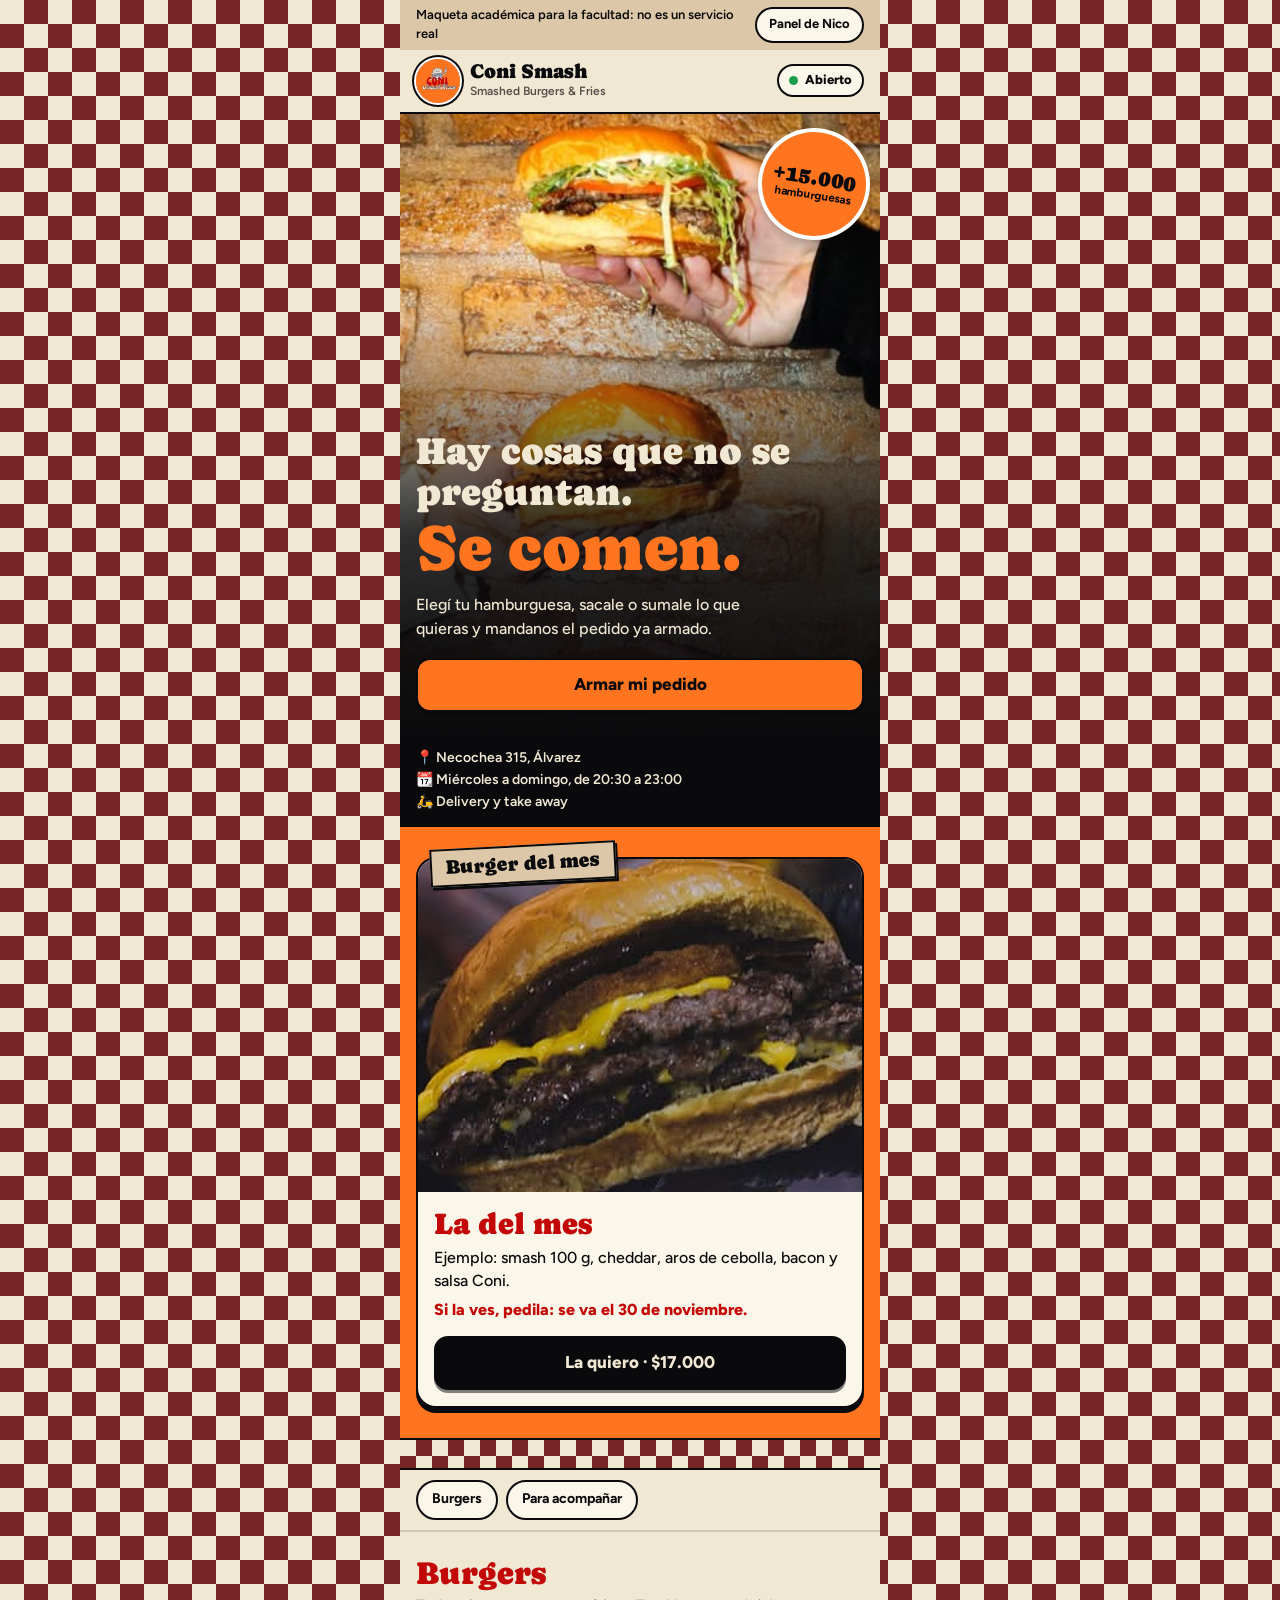
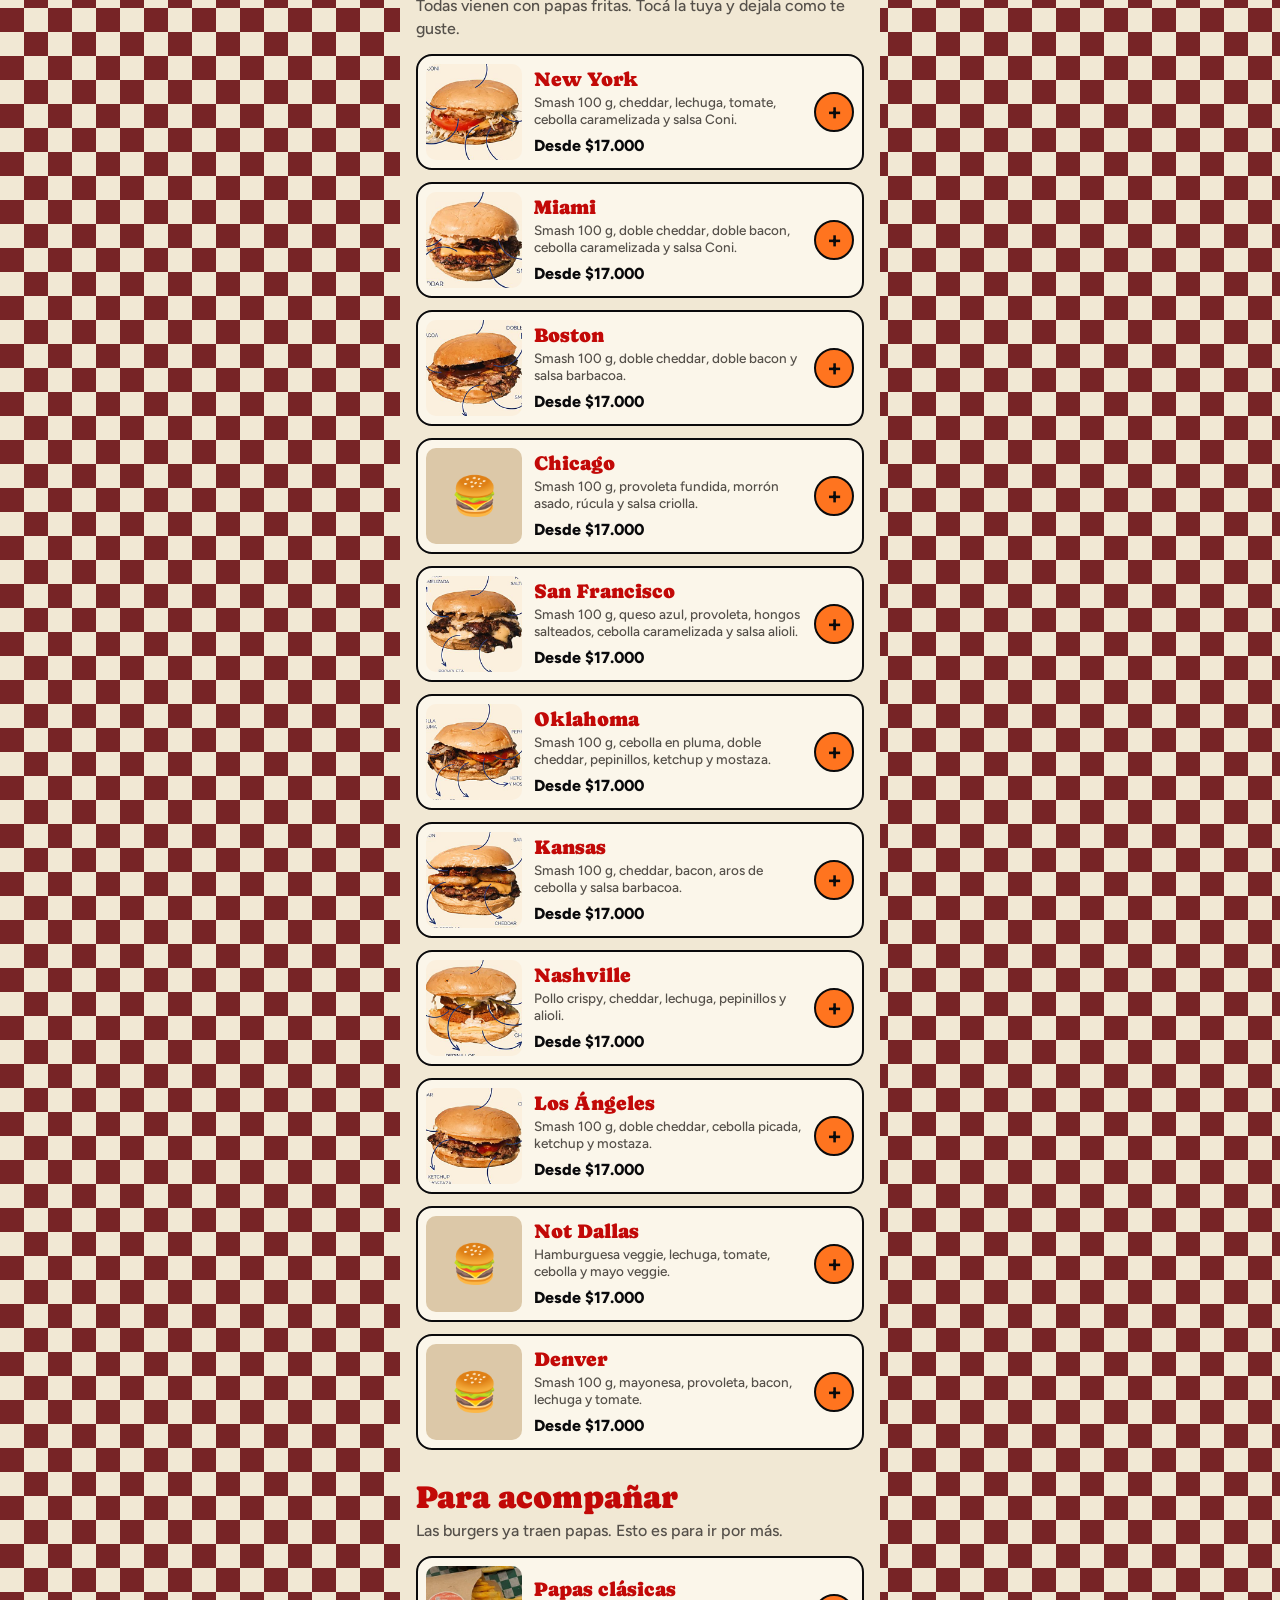
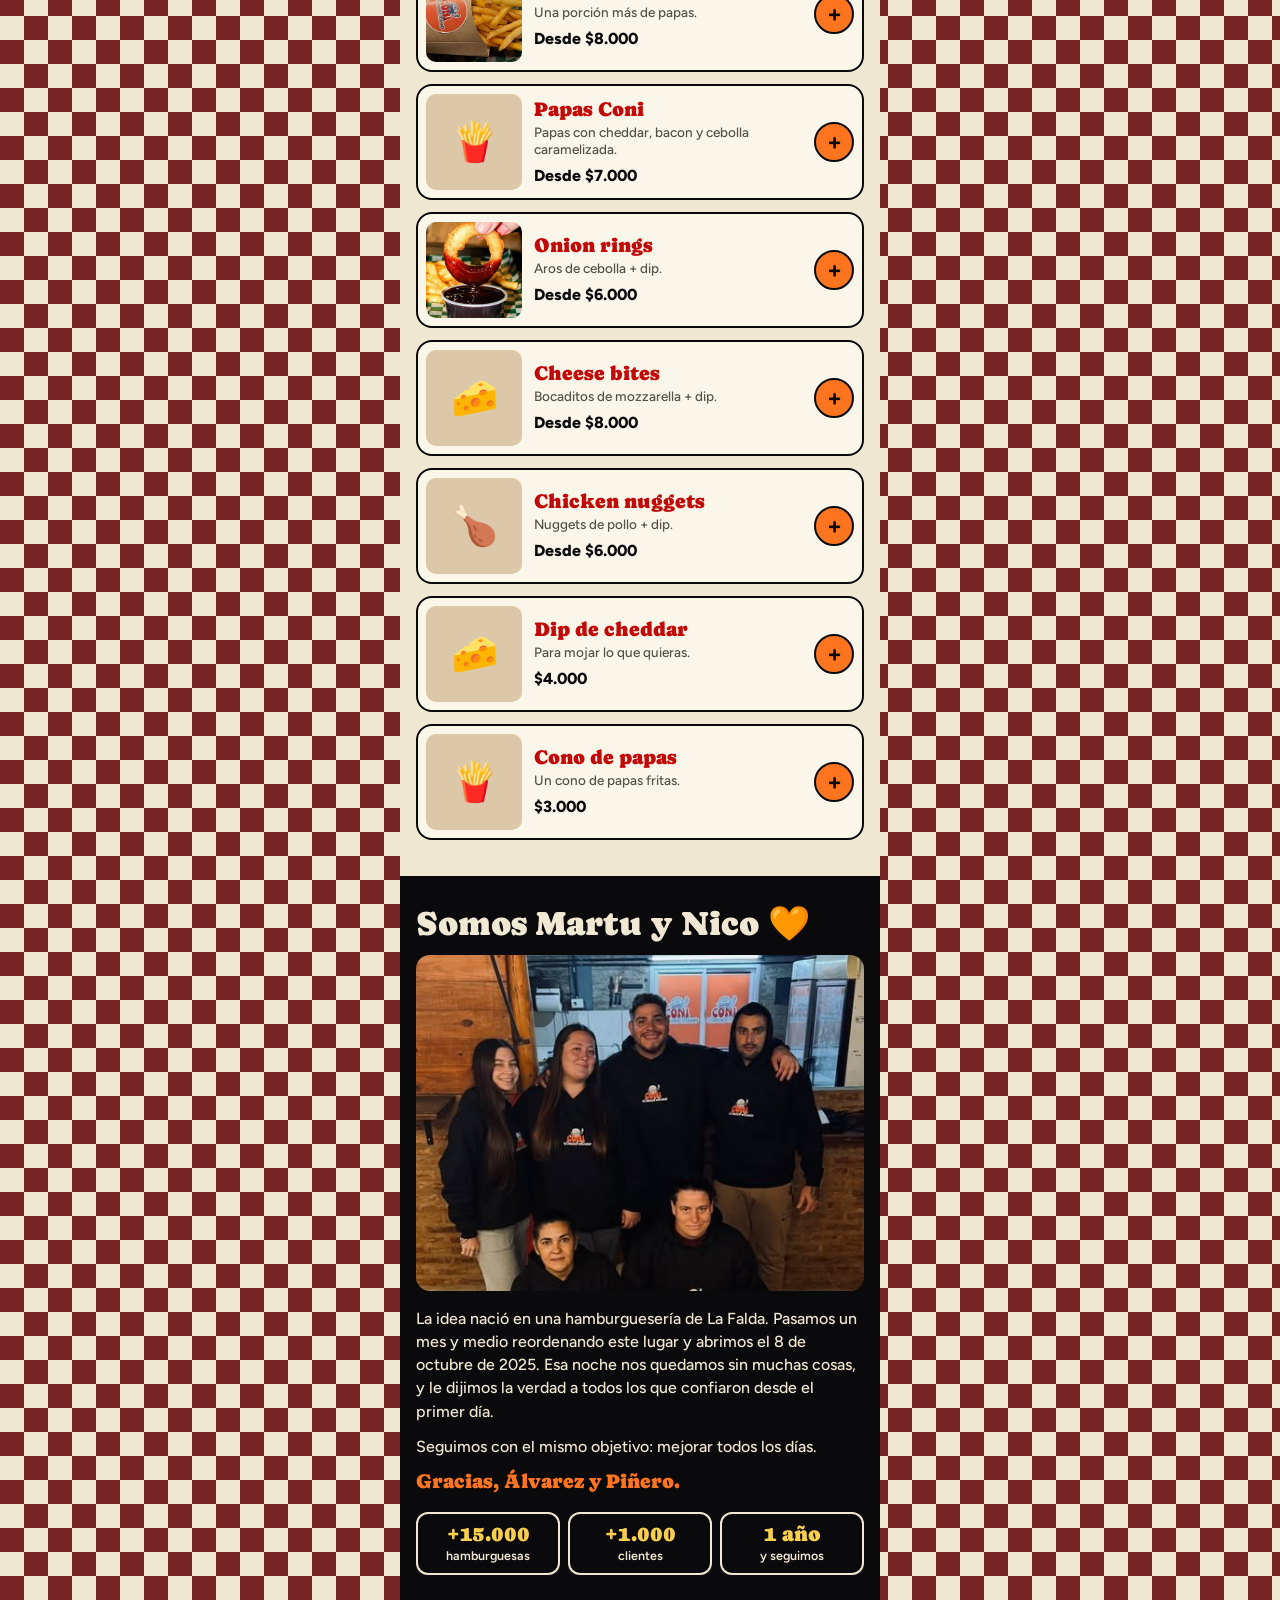
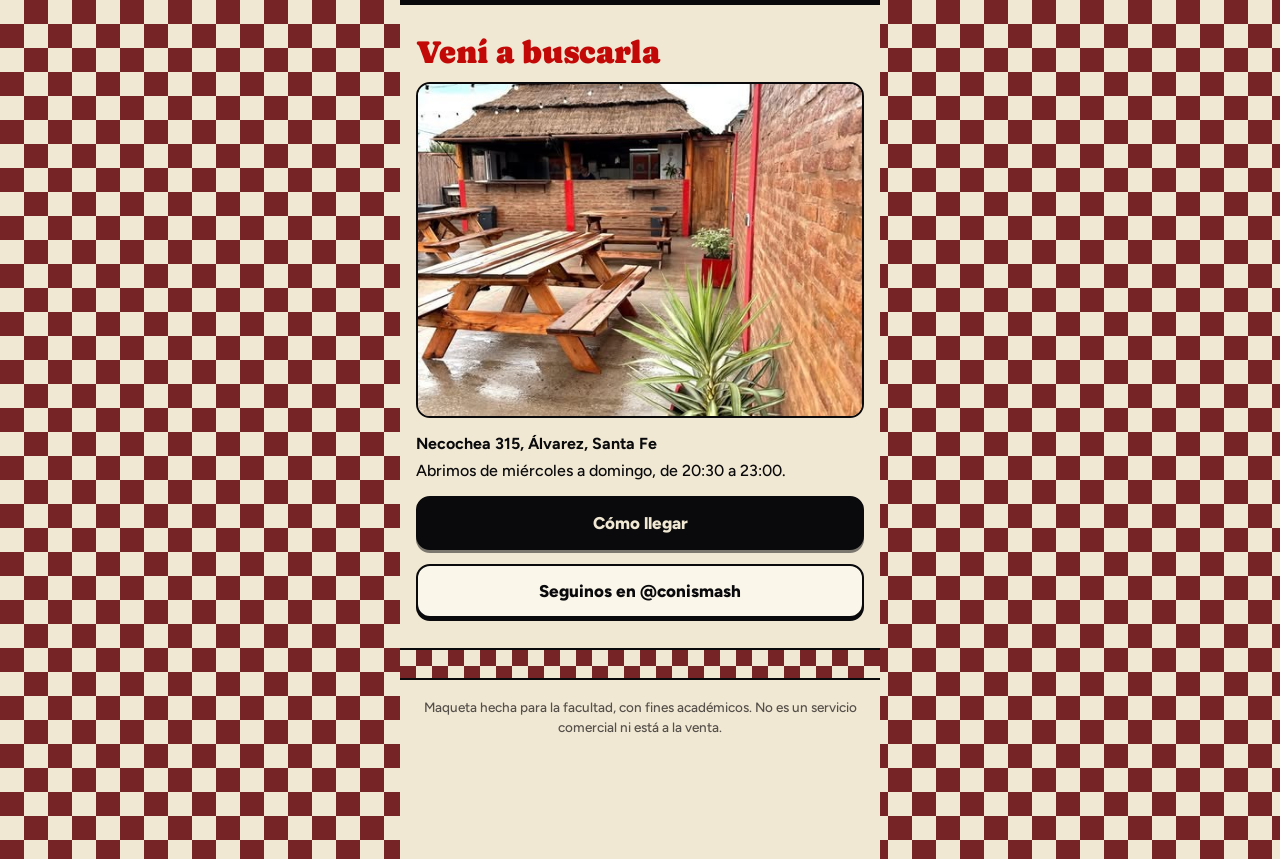
<file: index.html>
<!doctype html>
<html lang="es-AR">
<head>
<meta charset="utf-8">
<meta name="viewport" content="width=device-width, initial-scale=1, viewport-fit=cover">
<title>Coni Smash · Maqueta académica</title>
<meta name="theme-color" content="#FF741F">
<meta name="robots" content="noindex">
<link rel="preconnect" href="https://fonts.googleapis.com">
<link rel="preconnect" href="https://fonts.gstatic.com" crossorigin>
<link href="https://fonts.googleapis.com/css2?family=Caprasimo&family=Figtree:wght@400;500;600;700;800&display=swap" rel="stylesheet">
<link rel="stylesheet" href="css/comun.css">
<style>
@media (prefers-reduced-motion:no-preference){html{scroll-behavior:smooth}}
body{background:var(--cuadros) 0 0/48px 48px}
.app{position:relative;max-width:480px;min-height:100dvh;margin:0 auto;background:var(--crema);padding-bottom:104px;overflow-x:clip}

/* Barra de prueba */
.maqueta{display:flex;align-items:center;justify-content:space-between;gap:12px;padding:6px 16px;background:var(--kraft-claro);font-size:13px;font-weight:600}
.maqueta button{min-height:36px;padding:0 12px;border:2px solid var(--negro);border-radius:999px;background:var(--papel);font-weight:700;white-space:nowrap}

/* Cabecera */
.top{position:sticky;top:0;z-index:20;display:flex;align-items:center;justify-content:space-between;gap:12px;height:64px;padding:0 16px;background:var(--crema);border-bottom:2px solid var(--negro)}
.marca{display:flex;align-items:center;gap:10px;text-decoration:none;min-width:0}
.marca img{width:44px;height:44px;border-radius:50%;box-shadow:0 0 0 2px #fff,0 0 0 4px var(--negro)}
.marca b{display:block;font:400 20px/1.1 var(--display)}
.marca small{display:block;font-size:12px;font-weight:600;color:var(--suave);white-space:nowrap}
.estado{display:inline-flex;align-items:center;gap:7px;padding:5px 10px;border-radius:999px;background:var(--papel);border:2px solid var(--negro);font-size:13px;font-weight:800;white-space:nowrap}
.estado i{width:9px;height:9px;border-radius:50%;background:#1B9E4B}
.estado.full i{background:#E8A200}
.estado.cerrado i{background:var(--rojo)}
.aviso{padding:12px 16px;background:var(--negro);color:var(--crema);font-weight:600}
.banner-pedido{display:flex;align-items:center;justify-content:space-between;gap:10px;padding:10px 16px;background:var(--amarillo);border-bottom:2px solid var(--negro);font-weight:800;text-decoration:none}

/* Portada */
.hero{position:relative;min-height:min(76svh,620px);display:flex;flex-direction:column;justify-content:flex-end;color:var(--crema);background:var(--negro)}
.hero>img{position:absolute;inset:0;width:100%;height:100%;object-fit:cover;object-position:center 22%}
.hero::after{content:"";position:absolute;inset:0;background:linear-gradient(180deg,#0A0A0C00 30%,#0A0A0Cd9 68%,#0A0A0C 100%)}
.hero-txt{position:relative;z-index:1;padding:0 16px 22px}
.hero h1{font-size:clamp(30px,8.6vw,38px);margin-bottom:10px}
.hero h1 span{display:block;font-size:1.72em;color:var(--naranja)}
.hero p{margin:0 0 18px;max-width:34ch;font-size:16px}
.sticker{position:absolute;z-index:1;top:18px;right:14px;width:104px;height:104px;display:grid;place-content:center;text-align:center;border-radius:50%;background:var(--naranja);color:var(--negro);box-shadow:0 0 0 4px #fff,0 6px 16px #0006;transform:rotate(9deg);font-weight:700;font-size:11.5px;line-height:1.1}
.sticker b{display:block;font:400 22px/1 var(--display)}
.datos{display:grid;gap:2px;padding:14px 16px;background:var(--negro);color:var(--crema);font-size:14px;font-weight:600}
.cuadros{height:32px;background:var(--cuadros) 0 0/32px 32px;border-block:2px solid var(--negro)}

/* Burger del mes */
.mes{padding:30px 16px;background:var(--naranja)}
.mes-card{position:relative;background:var(--papel);border:2px solid var(--negro);border-radius:20px;box-shadow:0 5px 0 var(--negro)}
.mes-card img{width:100%;aspect-ratio:4/3;object-fit:cover;border-radius:18px 18px 0 0}
.tag{position:absolute;top:-14px;left:12px;padding:6px 14px;background:var(--kraft-claro);border:2px solid var(--negro);font:400 20px/1.1 var(--display);transform:rotate(-3deg);box-shadow:2px 3px 0 var(--negro)}
.mes-txt{padding:16px}
.mes-txt h2{font-size:30px;margin-bottom:6px;color:var(--rojo)}
.mes-txt p{margin:0 0 6px}
.mes-txt .urgente{margin-bottom:14px;color:var(--rojo);font-weight:800}

/* Carta */
.carta-nav{position:sticky;top:64px;z-index:15;display:flex;gap:8px;padding:10px 16px;background:var(--crema);border-bottom:2px solid var(--linea);overflow-x:auto;scrollbar-width:none}
.carta-nav a{flex:none;min-height:40px;display:flex;align-items:center;padding:0 14px;border:2px solid var(--negro);border-radius:999px;background:var(--papel);font-weight:700;font-size:14px;text-decoration:none}
.bloque{padding:24px 16px 6px;scroll-margin-top:124px}
.bloque h2{font-size:32px;color:var(--rojo)}
.bloque>p{margin:4px 0 14px;color:var(--suave)}
.lista{display:grid;gap:12px}
.prod{display:grid;grid-template-columns:clamp(72px,24vw,96px) minmax(0,1fr) 40px;align-items:center;gap:clamp(8px,3vw,12px);width:100%;padding:8px;text-align:left;background:var(--papel);border:2px solid var(--negro);border-radius:16px}
.prod:active{background:#fff}
.prod img,.foto-vacia{width:100%;aspect-ratio:1;border-radius:10px;object-fit:cover}
.foto-vacia{display:grid;place-items:center;background:var(--kraft-claro);font-size:38px}
.prod b{display:block;font:400 clamp(17px,5.2vw,20px)/1.15 var(--display);color:var(--rojo);overflow-wrap:anywhere}
.prod small{display:block;margin:3px 0 5px;font-size:13.5px;line-height:1.3;color:var(--suave)}
.prod em{font-style:normal;font-weight:800}
.mas{display:grid;place-items:center;width:40px;height:40px;border:2px solid var(--negro);border-radius:50%;background:var(--naranja);font-size:24px;font-weight:700;line-height:1}
.prod:disabled{cursor:not-allowed;background:#E4DCCB}
.prod:disabled img{filter:grayscale(1)}
.prod:disabled .mas{visibility:hidden}
.prod:disabled em{color:var(--rojo)}

/* Nosotros y local */
.nosotros{margin-top:30px;padding:30px 16px;background:var(--negro);color:var(--crema)}
.nosotros h2{font-size:34px;margin-bottom:12px}
.nosotros img{width:100%;aspect-ratio:4/3;object-fit:cover;object-position:center 30%;border-radius:14px;margin-bottom:16px}
.nosotros p{margin:0 0 12px}
.nosotros .firma{font:400 20px/1.2 var(--display);color:var(--naranja)}
.numeros{display:grid;grid-template-columns:1fr 1fr 1fr;gap:8px;margin:18px 0 0}
.numeros div{padding:10px 6px;text-align:center;border:2px solid var(--crema);border-radius:12px;font-size:12.5px;font-weight:600;line-height:1.2}
.numeros b{display:block;margin-bottom:3px;font:400 21px/1 var(--display);color:var(--amarillo)}
.local{padding:30px 16px}
.local h2{font-size:32px;margin-bottom:12px;color:var(--rojo)}
.local img{width:100%;aspect-ratio:4/3;object-fit:cover;border-radius:14px;border:2px solid var(--negro);margin-bottom:14px}
.local p{margin:0 0 4px}
.local .btn{margin-top:14px}
.pie{padding:18px 16px;text-align:center;font-size:13.5px;color:var(--suave)}

/* Barra de pedido */
.barra{position:fixed;z-index:30;left:50%;bottom:0;width:min(100%,480px);transform:translateX(-50%);padding:10px 16px calc(10px + env(safe-area-inset-bottom));background:linear-gradient(#F1E8D400,var(--crema) 34%)}
.barra .btn{justify-content:space-between}
.barra-cant{display:inline-grid;place-items:center;min-width:30px;height:30px;padding:0 6px;border-radius:999px;background:var(--negro);color:var(--crema);font-size:14px}

/* Armar la hamburguesa */
.foto-prod{width:100%;max-height:46vh;object-fit:contain;background:var(--placa);border-bottom:2px solid var(--linea)}
.viene{margin:6px 0 0;font-weight:700;color:var(--verde)}
.chips{display:flex;flex-wrap:wrap;gap:8px}
.chip{display:inline-flex;align-items:center;gap:7px;min-height:44px;padding:0 14px;border:2px solid var(--negro);border-radius:999px;background:#fff;font-weight:700}
.chip::before{content:"✓";color:var(--verde);font-weight:800}
.chip[aria-pressed=true]{border-color:var(--rojo);background:#FBE7E3;color:var(--rojo)}
.chip[aria-pressed=true]::before{content:"✕";color:var(--rojo)}
.chip[aria-pressed=true] span{text-decoration:line-through}
.extras{display:grid;gap:8px}
.extra{display:flex;align-items:center;justify-content:space-between;gap:10px;width:100%;min-height:52px;padding:6px 8px 6px 14px;text-align:left;border:2px solid var(--linea);border-radius:14px;background:#fff;font-weight:700}
.extra span:last-child{display:inline-flex;align-items:center;gap:10px;font-weight:800;white-space:nowrap}
.extra i{display:grid;place-items:center;width:32px;height:32px;border-radius:50%;background:var(--crema);font-style:normal;font-size:20px;line-height:1}
.extra[aria-pressed=true]{border-color:var(--negro);background:var(--amarillo)}
.extra[aria-pressed=true] i{background:var(--negro);color:var(--crema);font-size:16px}
details{margin-top:18px}
summary{min-height:44px;display:flex;align-items:center;font-weight:700;text-decoration:underline;cursor:pointer}
.resumen{margin:12px 0 0;font-weight:700;color:var(--verde)}

/* Pedido */
.linea{padding:14px 0;border-bottom:2px solid var(--linea)}
.linea-top{display:flex;justify-content:space-between;gap:10px;font-weight:800}
.linea ul{margin:4px 0 0;padding:0;list-style:none;font-size:14.5px}
.linea .sin{color:var(--rojo);font-weight:700}
.linea .con{color:var(--verde);font-weight:700}
.linea-acc{display:flex;align-items:center;justify-content:space-between;margin-top:8px}
.linea-acc .cant button{width:40px;height:40px}
.link{min-height:44px;padding:0 6px;font-weight:700;text-decoration:underline}
.sugerir{display:flex;align-items:center;gap:12px;width:100%;margin-top:14px;padding:8px;text-align:left;background:var(--amarillo);border:2px solid var(--negro);border-radius:14px;font-weight:800}
.sugerir img{width:56px;height:56px;border-radius:8px;object-fit:cover}
.sugerir small{display:block;font-weight:600}
.campo{margin-top:14px}
.campo.error input,.campo.error .seg,.campo.error .turnos{outline:3px solid var(--rojo);outline-offset:1px}
.error-txt{display:none;margin:6px 0 0;font-size:14px;font-weight:700;color:var(--rojo)}
.campo.error .error-txt{display:block}
.alias{display:flex;align-items:center;justify-content:space-between;gap:10px;margin-top:10px;padding:8px 8px 8px 14px;background:var(--crema);border-radius:12px;font-weight:700;overflow-wrap:anywhere}
.alias small{display:block;margin-top:2px;font-size:12.5px;font-weight:500;color:var(--suave)}
.alias button{flex:none;min-height:44px;padding:0 12px;border:2px solid var(--negro);border-radius:10px;background:var(--papel);font-weight:800}
.turnos{display:grid;grid-template-columns:repeat(3,minmax(0,1fr));gap:6px;margin-top:10px}
.turno{min-height:56px;padding:6px 4px;border:2px solid var(--negro);border-radius:12px;background:#fff;font-weight:800;font-size:17px;line-height:1.15;text-align:center}
.turno small{display:block;font-size:12.5px;font-weight:600;color:var(--verde)}
.turno.poco small{color:var(--rojo)}
.turno[aria-pressed=true]{background:var(--negro);color:var(--crema)}
.turno[aria-pressed=true] small{color:var(--amarillo)}
.turno:disabled{border-color:var(--linea);background:#E4DCCB;color:#5E584F;font-weight:700;cursor:not-allowed}
.turno:disabled small{color:#5E584F}
.total{margin-top:22px;padding:14px;background:var(--crema);border-radius:14px}
.total div{display:flex;justify-content:space-between;gap:10px}
.total .final{margin-top:6px;padding-top:8px;border-top:2px solid var(--negro);font:400 24px/1.1 var(--display)}
.chat{margin-top:10px;padding:12px;border-radius:14px;background:#E9DFD3}
.burbuja{margin:0;padding:10px 12px;border-radius:12px 12px 2px 12px;background:#D9FDD3;box-shadow:0 1px 1px #0002;font-size:14.5px;line-height:1.4;white-space:pre-wrap;overflow-wrap:anywhere}

/* Seguimiento */
.seguimiento{padding:18px 16px 44px;text-align:center}
.sg-cab{display:flex;align-items:center;justify-content:space-between;gap:10px;font-weight:800}
.sg-cod{font:400 26px/1 var(--display);color:var(--rojo)}
.sg-escena{position:relative;display:grid;place-items:center;height:190px;margin:14px 0 16px;border:2px solid var(--negro);border-radius:18px;background:var(--placa);overflow:hidden}
.seguimiento h1{font-size:31px;color:var(--rojo)}
.sg-texto{margin:8px 0 16px;font-size:17px}
.sg-hora{margin:0 0 14px;font-weight:800;color:var(--azul)}
.sg-numero{margin:0 0 14px;padding:12px;background:#fff;border:2px dashed var(--negro);border-radius:14px;font-weight:700}
.sg-numero b{display:block;font:400 44px/1.1 var(--display);color:var(--rojo)}
.seguimiento .btn{margin-bottom:10px}
.sg-pasos{display:grid;grid-template-columns:repeat(4,minmax(0,1fr));gap:4px;margin:18px 0;padding:0;list-style:none;font-size:12.5px;font-weight:700;line-height:1.15;color:#6B655C}
.sg-pasos li{padding-top:8px;border-top:5px solid #0A0A0C22}
.sg-pasos li.hecho{border-color:var(--verde);color:var(--verde)}
.sg-pasos li.activo{border-color:var(--naranja);color:var(--negro)}
.sg-detalle{padding:14px;text-align:left;background:var(--papel);border:2px solid var(--linea);border-radius:14px}
.sg-detalle ul{margin:0 0 8px;padding:0;list-style:none}
.sg-detalle div{display:flex;justify-content:space-between;font-weight:800}
.sg-mas{margin:16px 0 0;font-size:14px;color:var(--suave)}
.sg-links{display:flex;flex-wrap:wrap;justify-content:center;gap:4px 14px;margin-top:10px}

/* Animaciones del seguimiento */
.e-impresora{position:relative;width:150px;height:140px}
.e-caja{position:absolute;z-index:2;top:0;left:0;right:0;height:52px;border-radius:10px;background:var(--negro)}
.e-caja::after{content:"";position:absolute;left:18px;right:18px;bottom:8px;height:5px;border-radius:3px;background:#666}
.e-papel{position:absolute;z-index:1;top:42px;left:28px;right:28px;height:96px;padding:18px 8px 6px;background:#fff;border:2px solid var(--negro);border-top:0}
.e-papel i{display:block;height:5px;margin-bottom:7px;border-radius:2px;background:var(--negro)}
.e-papel i:nth-child(2){width:70%;background:var(--rojo)}
.e-svg{width:min(100%,270px);height:auto}
@media (prefers-reduced-motion:no-preference){
  .e-papel{animation:imprimir 2.6s ease-in-out infinite}
  .e-medallon{transform-box:fill-box;transform-origin:center bottom;animation:smash 1.9s ease-in-out infinite}
  .e-espatula{animation:prensa 1.9s ease-in-out infinite}
  .e-humo path{animation:humo 1.9s ease-out infinite}
  .e-humo path:nth-child(2){animation-delay:.3s}
  .e-humo path:nth-child(3){animation-delay:.6s}
}
@keyframes imprimir{0%{transform:translateY(-72%)}72%,100%{transform:translateY(0)}}
@keyframes smash{0%,38%{transform:scale(1,1)}52%,78%{transform:scale(1.24,.5)}100%{transform:scale(1,1)}}
@keyframes prensa{0%,38%{transform:translateY(-22px)}52%,78%{transform:translateY(8px)}100%{transform:translateY(-22px)}}
@keyframes humo{0%{opacity:0;transform:translateY(8px)}40%{opacity:.75}100%{opacity:0;transform:translateY(-16px)}}
/* Comprobante */
.comprobante{margin:0 0 14px;padding:14px;text-align:left;background:var(--papel);border:2px solid var(--linea);border-radius:14px}
.comprobante p{margin:0 0 10px}
.comprobante .alias{margin:0 0 10px}
.comprobante .btn{margin-bottom:8px}
.comprobante .btn:last-child{margin-bottom:0}

/* Panel de Nico */
.panel-nota{margin:6px 0 0;font-size:14px;color:var(--suave)}
.tabs{position:sticky;top:0;z-index:2;margin-top:12px;background:#E8E1D1}
.fila-check{display:flex;align-items:center;justify-content:space-between;gap:12px;min-height:52px;border-bottom:2px solid var(--linea);font-weight:700}
.fila-check input{flex:none;width:26px;height:26px;accent-color:var(--rojo)}
.resumen-noche{margin:14px 0 0;font-weight:700}
.turno-titulo{display:flex;align-items:center;gap:10px;margin-top:20px;padding-bottom:4px;border-bottom:2px solid var(--negro)}
.turno-titulo h3{font-size:24px;color:var(--rojo)}
.turno-titulo span{flex:1;font-size:13.5px;font-weight:600;color:var(--suave)}
.turno-titulo .link{font-size:13.5px;white-space:nowrap}
.comanda{margin-top:10px;padding:10px 12px;background:#fff;border:2px solid var(--linea);border-radius:12px}
.comanda.lista{opacity:.55}
.comanda header{display:flex;justify-content:space-between;gap:10px;font-weight:800}
.comanda em{display:inline-block;margin:4px 0 0;padding:1px 8px;border-radius:999px;background:var(--amarillo);font-size:12.5px;font-style:normal;font-weight:800}
.comanda-modo{margin:4px 0 6px;font-size:13.5px;color:var(--suave)}
.comanda ul{margin:0;padding:0;list-style:none;font-size:14.5px}
.comanda li span{display:block;padding-left:12px;font-size:14px;font-weight:700}
.comanda .sin{color:var(--rojo)}
.comanda .con{color:var(--verde)}
.comanda-acc{display:flex;align-items:center;justify-content:space-between;margin-top:6px}
.btn-chico{min-height:44px;padding:0 12px;border:2px solid var(--negro);border-radius:10px;background:var(--papel);font-weight:800}
.btn-chico[aria-pressed=true]{background:var(--verde);color:#fff}
.cupo{display:flex;align-items:center;justify-content:space-between;gap:12px;margin-top:16px;padding:12px;background:var(--crema);border-radius:14px}
.cupo small{display:block;font-size:13.5px;font-weight:500;color:var(--suave)}
.fila-turno{display:grid;grid-template-columns:50px minmax(0,1fr) 36px 72px;align-items:center;gap:8px;min-height:54px;border-bottom:2px solid var(--linea);font-weight:800}
.fila-turno.cerrado{color:#6B655C}
.ocup{display:block;height:10px;border-radius:99px;background:#0A0A0C14;overflow:hidden}
.ocup i{display:block;height:100%;background:var(--naranja)}
.ocup i.lleno{background:var(--bordo)}

/* Comanda impresa */
#ticket{display:none;color:#000;background:#fff}
.tk{width:72mm;padding:1mm 0;color:#000;font:13px/1.32 'Figtree',Arial,sans-serif;-webkit-print-color-adjust:exact;print-color-adjust:exact}
.tk-logo{width:36mm;margin:0 auto}
.tk-marca{margin:1mm 0 2mm;text-align:center;font-size:11px;font-weight:800;letter-spacing:.26em}
.tk-fila{display:flex;align-items:baseline;justify-content:space-between;gap:2mm}
.tk-hora{font-size:13px;font-weight:700}
.tk-hora b{display:block;font-size:30px;line-height:1;font-weight:800}
.tk-cod{font-size:24px;font-weight:800}
.tk-banda{margin:2mm 0;padding:1mm 0;text-align:center;background:#000;color:#fff;font-size:17px;font-weight:800;letter-spacing:.08em}
.tk-item{margin-bottom:2mm}
.tk-item>b{display:block;font-size:16px;line-height:1.2;font-weight:800;text-transform:uppercase}
.tk-sin{display:inline-block;margin:.6mm 0 .6mm 2mm;padding:0 1.5mm;background:#000;color:#fff;font-size:14px;font-weight:800;text-transform:uppercase}
.tk-con,.tk-nota{margin-left:2mm;font-size:14px;font-weight:700}
.tk-chico{font-size:11.5px;font-weight:600}
.tk-corte{margin:3mm 0;border:0;border-top:2px dashed #000}
.tk-linea{margin:2mm 0;border:0;border-top:1px solid #000}
.tk-cobro{margin-top:2mm;padding:1.2mm;border:2px solid #000;font-size:16px;font-weight:800}
.tk-cobro small{display:block;font-size:12px;font-weight:600}
.tk-dir{font-size:17px;line-height:1.2;font-weight:800}
@media print{
  @page{margin:0}
  html,body{background:#fff!important}
  body>*:not(#ticket){display:none!important}
  #ticket{display:block}
  .tk{break-after:page}
}
</style>
</head>
<body>
<div class="app" id="inicio">
  <div class="maqueta">
    <span>Maqueta académica para la facultad: no es un servicio real</span>
    <button type="button" id="abrir-panel">Panel de Nico</button>
  </div>

  <header class="top">
    <a class="marca" href="#inicio">
      <img src="img/logo.jpg" alt="Logo de Coni Smash House" width="44" height="44">
      <span><b>Coni Smash</b><small>Smashed Burgers &amp; Fries</small></span>
    </a>
    <span class="estado" id="estado"><i></i><span id="estado-txt">Abierto</span></span>
  </header>
  <div class="aviso" id="aviso" role="status" hidden></div>
  <a class="banner-pedido" id="banner-pedido" hidden><span id="banner-txt"></span><span aria-hidden="true">→</span></a>

  <main id="tienda">
    <section class="hero">
      <img src="img/hero.jpg" alt="Tres hamburguesas de Coni Smash sostenidas contra una pared de ladrillo">
      <div class="sticker" aria-label="Más de 15.000 hamburguesas"><div><b>+15.000</b>hamburguesas</div></div>
      <div class="hero-txt">
        <h1>Hay cosas que no se preguntan. <span>Se comen.</span></h1>
        <p>Elegí tu hamburguesa, sacale o sumale lo que quieras y mandanos el pedido ya armado.</p>
        <a class="btn btn-naranja" href="#carta">Armar mi pedido</a>
      </div>
    </section>
    <div class="datos">
      <span>📍 Necochea 315, Álvarez</span>
      <span>📆 Miércoles a domingo, de 20:30 a 23:00</span>
      <span>🛵 Delivery y take away</span>
    </div>

    <section class="mes" id="del-mes"></section>
    <div class="cuadros" aria-hidden="true"></div>

    <div id="carta">
      <nav class="carta-nav" aria-label="Categorías de la carta">
        <a href="#burgers">Burgers</a>
        <a href="#acompanar">Para acompañar</a>
      </nav>
      <section class="bloque" id="burgers">
        <h2>Burgers</h2>
        <p>Todas vienen con papas fritas. Tocá la tuya y dejala como te guste.</p>
        <div class="lista" data-cat="burgers"></div>
      </section>
      <section class="bloque" id="acompanar">
        <h2>Para acompañar</h2>
        <p>Las burgers ya traen papas. Esto es para ir por más.</p>
        <div class="lista" data-cat="acompanar"></div>
      </section>
    </div>

    <section class="nosotros">
      <h2>Somos Martu y Nico 🧡</h2>
      <img src="img/equipo.jpg" alt="El equipo de Coni Smash con buzos negros de la marca">
      <p>La idea nació en una hamburguesería de La Falda. Pasamos un mes y medio reordenando este lugar y abrimos el 8 de octubre de 2025. Esa noche nos quedamos sin muchas cosas, y le dijimos la verdad a todos los que confiaron desde el primer día.</p>
      <p>Seguimos con el mismo objetivo: mejorar todos los días.</p>
      <p class="firma">Gracias, Álvarez y Piñero.</p>
      <div class="numeros">
        <div><b>+15.000</b>hamburguesas</div>
        <div><b>+1.000</b>clientes</div>
        <div><b>1 año</b>y seguimos</div>
      </div>
    </section>

    <section class="local">
      <h2>Vení a buscarla</h2>
      <img src="img/patio.jpg" alt="Patio del local con mesas de madera y techo de paja">
      <p><b>Necochea 315, Álvarez, Santa Fe</b></p>
      <p>Abrimos de miércoles a domingo, de 20:30 a 23:00.</p>
      <a class="btn btn-negro" id="link-mapa" target="_blank" rel="noopener">Cómo llegar</a>
      <a class="btn btn-papel" target="_blank" rel="noopener" href="https://www.instagram.com/conismash/">Seguinos en @conismash</a>
    </section>
    <div class="cuadros" aria-hidden="true"></div>
    <footer class="pie">Maqueta hecha para la facultad, con fines académicos. No es un servicio comercial ni está a la venta.</footer>
  </main>

  <section class="seguimiento" id="seguimiento" hidden aria-live="polite"></section>

  <div class="barra" id="barra" hidden>
    <button class="btn btn-naranja" type="button" id="ver-pedido">
      <span class="barra-cant" id="barra-cant">0</span>
      <span>Ver pedido</span>
      <span id="barra-total">$0</span>
    </button>
  </div>
</div>

<!-- Armar la hamburguesa -->
<dialog id="hoja-prod" aria-labelledby="prod-titulo">
  <header class="hoja-top">
    <h2 class="hoja-titulo" id="prod-titulo"></h2>
    <button class="cerrar" type="button" data-cerrar aria-label="Cerrar">✕</button>
  </header>
  <div class="cuerpo" id="prod-cuerpo"></div>
  <div class="pie-hoja">
    <div class="cant" role="group" aria-label="Cantidad">
      <button type="button" id="prod-menos" aria-label="Uno menos">−</button>
      <output id="prod-cant">1</output>
      <button type="button" id="prod-mas" aria-label="Uno más">+</button>
    </div>
    <button class="btn btn-naranja" type="button" id="prod-agregar">Agregar</button>
  </div>
</dialog>

<!-- Confirmar el pedido -->
<dialog id="hoja-pedido" aria-labelledby="pedido-titulo">
  <header class="hoja-top">
    <h2 class="hoja-titulo" id="pedido-titulo">Tu pedido</h2>
    <button class="cerrar" type="button" data-cerrar aria-label="Cerrar">✕</button>
  </header>
  <div class="cuerpo" id="pedido-cuerpo">
    <div class="pad" style="padding-top:0">
      <div id="lineas"></div>
      <div id="sugerencia"></div>

      <div class="grupo campo" id="c-modo">
        <h3>¿Cómo lo querés?</h3>
        <div class="seg" role="group" aria-label="Forma de entrega">
          <button type="button" data-modo="delivery" aria-pressed="false">🛵 Delivery</button>
          <button type="button" data-modo="retiro" aria-pressed="false">🏃 Retiro</button>
        </div>
        <p class="error-txt">Elegí delivery o retiro.</p>
      </div>

      <div id="bloque-delivery" hidden>
        <div class="campo" id="c-zona">
          <label>Zona</label>
          <div class="seg" id="zonas" role="group" aria-label="Zona de envío"></div>
          <p class="error-txt">Elegí tu zona.</p>
        </div>
        <div class="campo" id="c-direccion">
          <label for="direccion">Dirección</label>
          <input type="text" id="direccion" autocomplete="street-address" maxlength="120" placeholder="Calle, número y alguna referencia">
          <p class="error-txt">Necesitamos la dirección para llevártela.</p>
        </div>
      </div>
      <p class="sub" id="bloque-retiro" hidden>📍 Te esperamos en Necochea 315, Álvarez.</p>

      <div class="grupo campo" id="c-turno">
        <h3>¿Para qué hora?</h3>
        <p class="ayuda" style="margin-bottom:0">Tomamos pocos pedidos por turno para que todo salga caliente.</p>
        <div class="turnos" id="turnos" role="group" aria-label="Horario del pedido"></div>
        <p class="aviso-chico" id="turno-ayuda" hidden></p>
        <p class="error-txt">Elegí un horario.</p>
      </div>

      <div class="campo" id="c-nombre">
        <label for="nombre">¿A nombre de quién?</label>
        <input type="text" id="nombre" autocomplete="given-name" maxlength="50" placeholder="Tu nombre">
        <p class="error-txt">Decinos tu nombre.</p>
      </div>

      <div class="grupo campo" id="c-pago">
        <h3>¿Cómo pagás?</h3>
        <div class="seg" role="group" aria-label="Forma de pago">
          <button type="button" data-pago="Transferencia" aria-pressed="false">Transferencia</button>
          <button type="button" data-pago="Efectivo" aria-pressed="false">Efectivo</button>
        </div>
        <p class="error-txt">Elegí cómo vas a pagar.</p>
        <div class="alias" id="bloque-alias" hidden>
          <span>Alias: <b id="alias"></b><small id="alias-titular"></small></span>
          <button type="button" id="copiar-alias">Copiar</button>
        </div>
        <p class="sub" id="nota-comprobante" hidden>Después de pedir, cuando puedas, nos mandás el comprobante por WhatsApp.</p>
        <div class="campo" id="bloque-vuelto" hidden>
          <label for="paga-con">¿Con cuánto pagás? <small>(opcional, para el vuelto)</small></label>
          <input type="tel" inputmode="numeric" id="paga-con" maxlength="9" placeholder="Ej: 20000">
          <p class="aviso-chico" id="vuelto-aviso" hidden>Ese monto no alcanza para el total.</p>
        </div>
      </div>

      <div class="total">
        <div><span>Subtotal</span><span id="t-sub"></span></div>
        <div id="t-envio-fila"><span id="t-envio-nombre">Envío</span><span id="t-envio"></span></div>
        <div class="final"><span>Total</span><span id="t-total"></span></div>
      </div>

      <div class="grupo">
        <h3>Así le llega a Nico</h3>
        <div class="chat"><div class="burbuja" id="vista-mensaje"></div></div>
      </div>
    </div>
  </div>
  <div class="pie-hoja apilado">
    <button class="btn btn-naranja" type="button" id="confirmar">Confirmar pedido</button>
    <p class="nota" id="confirmar-nota">Después lo mandás por WhatsApp con un toque.</p>
  </div>
</dialog>

<!-- Panel de Nico (demostración) -->
<dialog id="hoja-panel" aria-labelledby="panel-titulo">
  <header class="hoja-top">
    <h2 class="hoja-titulo" id="panel-titulo">Panel de Nico</h2>
    <button class="cerrar" type="button" data-cerrar aria-label="Cerrar">✕</button>
  </header>
  <div class="cuerpo">
    <div class="pad">
      <p class="panel-nota" style="margin-top:0">Demostración con comandas de ejemplo. Los pedidos que confirmes desde este celular también aparecen acá.</p>
      <div class="seg tabs" id="panel-tabs" role="group" aria-label="Secciones del panel">
        <button type="button" data-tab="comandas" aria-pressed="true">Comandas</button>
        <button type="button" data-tab="turnos" aria-pressed="false">Turnos</button>
        <button type="button" data-tab="local" aria-pressed="false">Local</button>
      </div>

      <section id="tab-comandas"></section>

      <section id="tab-turnos" hidden>
        <div class="cupo">
          <div><b>Hamburguesas por turno</b><small id="cupo-nota"></small></div>
          <div class="cant" role="group" aria-label="Cupo por turno">
            <button type="button" id="cupo-menos" aria-label="Una menos">−</button>
            <output id="cupo-valor"></output>
            <button type="button" id="cupo-mas" aria-label="Una más">+</button>
          </div>
        </div>
        <div id="panel-turnos"></div>
      </section>

      <section id="tab-local" hidden>
        <div class="grupo">
          <h3>¿Cómo está el local?</h3>
          <div class="seg" id="panel-estados" role="group" aria-label="Estado del local" style="grid-auto-flow:row;grid-template-columns:1fr 1fr"></div>
        </div>
        <div class="grupo">
          <h3>Hoy no hay</h3>
          <p class="ayuda">Marcá lo que se terminó y deja de poder pedirse.</p>
          <div id="panel-productos"></div>
        </div>
      </section>
    </div>
  </div>
</dialog>

<div id="ticket" aria-hidden="true"></div>

<script src="js/comun.js"></script>
<script>
/* ==== Estado ==== */
let carrito = [];
let borrador = null;
let lineaEditando = null;
const pedido = { modo: null, zona: null, direccion: '', turno: null, nombre: '', pago: null, pagaCon: '', cod: null };

/* Lo que cambia el Panel de Nico en este celular. Es una demostración: no se comparte entre clientes. */
const local = { estado: 'abierto', cupo: CUPO_INICIAL, cerrados: [], agotados: [] };
let comandas = [];
let tabPanel = 'comandas';
const puedePedir = () => (ESTADOS_LOCAL[local.estado] || ESTADOS_LOCAL.abierto).pedir;

const subtotal = () => carrito.reduce((s, l) => s + precioLinea(l), 0);
const costoEnvio = () => (pedido.modo === 'delivery' && pedido.zona ? ZONAS.find((z) => z.nombre === pedido.zona).envio : 0);
const agotado = (id) => local.agotados.includes(id);

/* ==== Carta ==== */
function fotoHtml(p) {
  return p.foto ? `<img src="${p.foto}" alt="" loading="lazy">` : `<span class="foto-vacia" aria-hidden="true">${p.icono}</span>`;
}
function pintarCarta() {
  document.querySelectorAll('.lista').forEach((caja) => {
    caja.innerHTML = PRODUCTOS.filter((p) => p.cat === caja.dataset.cat).map((p) => {
      const sinStock = agotado(p.id);
      const desde = p.opciones.length > 1 && p.opciones[0].precio !== p.opciones[1].precio ? 'Desde ' : '';
      return `<button class="prod" type="button" data-prod="${p.id}" ${sinStock ? 'disabled' : ''}>
        ${fotoHtml(p)}
        <span><b>${esc(p.nombre)}</b><small>${esc(p.desc)}</small><em>${sinStock ? 'Hoy no hay' : desde + plata(p.opciones[0].precio)}</em></span>
        <span class="mas" aria-hidden="true">+</span>
      </button>`;
    }).join('');
  });
  const m = producto('mes');
  const sinStock = agotado('mes');
  $('del-mes').innerHTML = `<div class="mes-card">
    <span class="tag">Burger del mes</span>
    <img src="${m.foto}" alt="Hamburguesa del mes con doble medallón y cheddar">
    <div class="mes-txt">
      <h2>${esc(m.nombre)}</h2>
      <p>${esc(m.desc)}</p>
      <p class="urgente">${sinStock ? 'Hoy no hay' : 'Si la ves, pedila: se va el 30 de noviembre.'}</p>
      <button class="btn btn-negro" type="button" data-prod="mes" ${sinStock ? 'disabled' : ''}>La quiero · ${plata(m.opciones[0].precio)}</button>
    </div>
  </div>`;
}

/* ==== Armar la hamburguesa ==== */
function abrirProducto(id, indice = null) {
  const p = producto(id);
  lineaEditando = indice;
  borrador = indice !== null
    ? { ...carrito[indice], sin: [...carrito[indice].sin], extras: [...carrito[indice].extras] }
    : { id, opcion: 0, sin: [], extras: [], nota: '', cant: 1 };

  const opciones = p.opciones.length > 1 ? `<div class="grupo">
      <h3>${esc(p.titulo)}</h3>
      <div class="seg" role="group" aria-label="${esc(p.titulo)}">
        ${p.opciones.map((o, i) => `<button type="button" data-opcion="${i}" aria-pressed="false">${esc(o.nombre)}<small>${plata(o.precio)}</small></button>`).join('')}
      </div></div>` : '';
  const sacar = p.sacar.length ? `<div class="grupo">
      <h3>¿Le sacamos algo?</h3>
      <p class="ayuda">Tocá lo que no quieras.</p>
      <div class="chips">${p.sacar.map((s) => `<button class="chip" type="button" data-sacar="${esc(s)}" aria-pressed="false"><span>${esc(s)}</span></button>`).join('')}</div>
    </div>` : '';
  const extras = p.extras.length ? `<div class="grupo">
      <h3>¿Le sumamos algo?</h3>
      <p class="ayuda">Extras y precios de ejemplo.</p>
      <div class="extras">${p.extras.map((e) => `<button class="extra" type="button" data-extra="${esc(e.nombre)}" aria-pressed="false"><span>${esc(e.nombre)}</span><span>+ ${plata(e.precio)} <i>+</i></span></button>`).join('')}</div>
    </div>` : '';

  $('prod-cuerpo').innerHTML = `
    ${p.placa ? `<img class="foto-prod" src="${p.placa}" alt="${esc(p.nombre)} con sus ingredientes">` : ''}
    <div class="pad">
      <p class="sub" style="margin-top:0">${esc(p.desc)}</p>
      ${p.conPapas ? '<p class="viene">🍟 Viene con papas fritas</p>' : ''}
      ${opciones}${sacar}${extras}
      <p class="resumen" id="prod-resumen"></p>
      <details ${borrador.nota ? 'open' : ''}>
        <summary>Agregar una aclaración</summary>
        <label for="prod-nota" style="font-weight:600">Solo si hace falta algo más</label>
        <textarea id="prod-nota" maxlength="120" placeholder="Ej: cortada al medio">${esc(borrador.nota)}</textarea>
      </details>
    </div>`;
  $('prod-titulo').textContent = p.nombre;
  $('prod-cuerpo').scrollTop = 0;
  actualizarProducto();
  if (!$('hoja-prod').open) $('hoja-prod').showModal();
}

function actualizarProducto() {
  const c = $('prod-cuerpo');
  c.querySelectorAll('[data-opcion]').forEach((b) => b.setAttribute('aria-pressed', Number(b.dataset.opcion) === borrador.opcion));
  c.querySelectorAll('[data-sacar]').forEach((b) => b.setAttribute('aria-pressed', borrador.sin.includes(b.dataset.sacar)));
  c.querySelectorAll('[data-extra]').forEach((b) => {
    const activo = borrador.extras.includes(b.dataset.extra);
    b.setAttribute('aria-pressed', activo);
    b.querySelector('i').textContent = activo ? '✓' : '+';
  });
  const partes = [];
  if (borrador.sin.length) partes.push('Sin ' + borrador.sin.map((s) => s.toLowerCase()).join(', '));
  if (borrador.extras.length) partes.push('Con ' + borrador.extras.map((s) => s.toLowerCase()).join(', '));
  $('prod-resumen').textContent = partes.join(' · ');
  $('prod-cant').textContent = borrador.cant;
  const boton = $('prod-agregar');
  boton.disabled = !puedePedir();
  const accion = lineaEditando !== null ? 'Guardar' : 'Agregar';
  boton.textContent = puedePedir() ? `${accion} · ${plata(precioLinea(borrador))}` : 'Hoy no tomamos pedidos';
}

function agregarBorrador() {
  if (!puedePedir()) return;
  borrador.nota = ($('prod-nota')?.value || '').trim();
  if (lineaEditando !== null) carrito[lineaEditando] = borrador;
  else carrito.push(borrador);
  $('hoja-prod').close();
  actualizarTodo();
}

/* ==== Link de seguimiento y mensaje ==== */
function datosEnlace() {
  return {
    c: pedido.cod, h: pedido.turno, m: pedido.modo === 'delivery' ? 'd' : 'r', p: pedido.pago === 'Transferencia' ? 't' : 'e',
    r: carrito.map((l) => `${l.cant}x ${nombreLinea(l)}`), tot: subtotal() + costoEnvio(), ts: pedido.ts || Date.now(),
  };
}
const urlSeguimiento = (hash) => `${location.origin}${location.pathname}${location.search}#p=${hash}`;

function armarMensaje() {
  const r = [`*PEDIDO CONI SMASH #${pedido.cod}*`];
  if (pedido.turno) r.push(`*PARA LAS ${pedido.turno}*`);
  r.push('');
  carrito.forEach((l) => {
    r.push(`*${l.cant}x ${nombreLinea(l)}* ${plata(precioLinea(l))}`);
    if (l.sin.length) r.push(`   SIN: ${l.sin.join(', ')}`);
    l.extras.forEach((e) => r.push(`   + ${e}`));
    if (l.nota) r.push(`   Aclaración: ${limpio(l.nota)}`);
  });
  r.push('');
  if (pedido.modo === 'delivery') {
    r.push(`Subtotal: ${plata(subtotal())}`);
    if (pedido.zona) r.push(`Envío (${pedido.zona}): ${plata(costoEnvio())}`);
  }
  r.push(`*TOTAL: ${plata(subtotal() + costoEnvio())}*`, '');
  if (pedido.modo === 'delivery') {
    r.push(`*DELIVERY*${pedido.zona ? ' a ' + pedido.zona : ''}`);
    if (pedido.direccion) r.push(`Dirección: ${limpio(pedido.direccion)}`);
  } else if (pedido.modo === 'retiro') {
    r.push('*RETIRA EN EL LOCAL*');
  }
  if (pedido.pago === 'Transferencia') r.push('Pago: transferencia (mando el comprobante)');
  if (pedido.pago === 'Efectivo') r.push('Pago: efectivo' + (pedido.pagaCon ? `, con ${plata(pedido.pagaCon)}` : ''));
  if (pedido.nombre) r.push(`Nombre: ${limpio(pedido.nombre)}`);
  return r.join('\n').trim();
}

/* ==== Confirmar el pedido ==== */
function pintarLineas() {
  $('lineas').innerHTML = carrito.map((l, i) => `<div class="linea">
      <div class="linea-top"><span>${esc(nombreLinea(l))}</span><span>${plata(precioLinea(l))}</span></div>
      <ul>
        ${l.sin.length ? `<li class="sin">Sin ${esc(l.sin.join(', ').toLowerCase())}</li>` : ''}
        ${l.extras.map((e) => `<li class="con">+ ${esc(e)}</li>`).join('')}
        ${l.nota ? `<li>${esc(l.nota)}</li>` : ''}
      </ul>
      <div class="linea-acc">
        <div class="cant" role="group" aria-label="Cantidad de ${esc(nombreLinea(l))}">
          <button type="button" data-menos="${i}" aria-label="${l.cant === 1 ? 'Quitar' : 'Uno menos'}">−</button>
          <output>${l.cant}</output>
          <button type="button" data-mas="${i}" aria-label="Uno más">+</button>
        </div>
        <button class="link" type="button" data-editar="${i}">Cambiar</button>
      </div>
    </div>`).join('');

  const faltaAcompanar = carrito.length && !carrito.some((l) => producto(l.id).cat === 'acompanar') && !agotado('onion_rings');
  $('sugerencia').innerHTML = faltaAcompanar
    ? `<button class="sugerir" type="button" data-prod="onion_rings"><img src="img/aros.jpg" alt=""><span>¿Le sumás onion rings?<small>Desde ${plata(producto('onion_rings').opciones[0].precio)}</small></span></button>`
    : '';
}

/* ==== Turnos ==== */
const ocupados = (t) => comandas.filter((c) => c.turno === t).reduce((s, c) => s + contarBurgers(c.lineas), 0);
const libres = (t) => Math.max(local.cupo - ocupados(t), 0);

/* Durante el servicio se esconden los turnos que ya pasaron. Fuera de horario se ven todos, para poder probar. */
function turnosVigentes() {
  const d = new Date();
  const ahora = d.getHours() * 60 + d.getMinutes();
  const enServicio = ahora >= aMin(HORARIO.abre) && ahora < aMin(HORARIO.cierra);
  return enServicio ? TURNOS.filter((t) => aMin(t) > ahora) : TURNOS;
}
function estadoTurno(t) {
  if (local.cerrados.includes(t)) return { ok: false, txt: 'Cerrado' };
  const quedan = libres(t);
  if (quedan === 0) return { ok: false, txt: 'Completo' };
  if (contarBurgers(carrito) > quedan) return { ok: false, txt: `Quedan ${quedan}` };
  return { ok: true, txt: quedan <= 3 ? `Quedan ${quedan}` : 'Libre', poco: quedan <= 3 };
}
function pintarTurnos() {
  const lista = turnosVigentes();
  if (pedido.turno && !(lista.includes(pedido.turno) && estadoTurno(pedido.turno).ok)) pedido.turno = null;
  $('turnos').innerHTML = lista.map((t) => {
    const e = estadoTurno(t);
    return `<button class="turno ${e.poco ? 'poco' : ''}" type="button" data-turno="${t}" aria-pressed="${t === pedido.turno}" ${e.ok ? '' : 'disabled'}>${t}<small>${e.txt}</small></button>`;
  }).join('');
  const sinLugar = !lista.some((t) => estadoTurno(t).ok);
  $('turno-ayuda').hidden = !sinLugar;
  $('turno-ayuda').textContent = lista.length
    ? 'Tu pedido es grande para los turnos que quedan: escribinos y lo coordinamos.'
    : 'Ya no quedan turnos por hoy.';
}

function pintarOpcionesPedido() {
  document.querySelectorAll('[data-modo]').forEach((b) => b.setAttribute('aria-pressed', b.dataset.modo === pedido.modo));
  document.querySelectorAll('[data-pago]').forEach((b) => b.setAttribute('aria-pressed', b.dataset.pago === pedido.pago));
  document.querySelectorAll('[data-zona]').forEach((b) => b.setAttribute('aria-pressed', b.dataset.zona === pedido.zona));
  $('bloque-delivery').hidden = pedido.modo !== 'delivery';
  $('bloque-retiro').hidden = pedido.modo !== 'retiro';
  $('bloque-alias').hidden = pedido.pago !== 'Transferencia';
  $('nota-comprobante').hidden = pedido.pago !== 'Transferencia';
  $('bloque-vuelto').hidden = pedido.pago !== 'Efectivo' || pedido.modo !== 'delivery';
}

function actualizarPedido() {
  if (!pedido.cod) pedido.cod = nuevoCodigo();
  pintarTurnos();
  pintarOpcionesPedido();
  const total = subtotal() + costoEnvio();
  $('t-sub').textContent = plata(subtotal());
  $('t-envio-fila').hidden = pedido.modo !== 'delivery';
  $('t-envio-nombre').textContent = pedido.zona ? `Envío a ${pedido.zona}` : 'Envío';
  $('t-envio').textContent = pedido.zona ? plata(costoEnvio()) : 'Elegí la zona';
  $('t-total').textContent = plata(total);
  $('vuelto-aviso').hidden = !pedido.pagaCon || Number(pedido.pagaCon) >= total;
  $('vista-mensaje').innerHTML = `${esc(armarMensaje()).replace(/\*(.+?)\*/g, '<b>$1</b>')}\n\nSeguí tu pedido: (link de seguimiento)`;
  const boton = $('confirmar');
  boton.disabled = !puedePedir();
  boton.textContent = `Confirmar pedido · ${plata(total)}`;
  $('confirmar-nota').textContent = puedePedir()
    ? 'Después lo mandás por WhatsApp con un toque.'
    : ESTADOS_LOCAL[local.estado].aviso;
}

function faltantes() {
  const f = [];
  if (!pedido.modo) f.push('c-modo');
  if (pedido.modo === 'delivery') {
    if (!pedido.zona) f.push('c-zona');
    if (!pedido.direccion) f.push('c-direccion');
  }
  if (!pedido.turno) f.push('c-turno');
  if (!pedido.nombre) f.push('c-nombre');
  if (!pedido.pago) f.push('c-pago');
  return f;
}
function marcarErrores() {
  document.querySelectorAll('.campo.error').forEach((c) => c.classList.remove('error'));
  const f = faltantes();
  f.forEach((id) => $(id).classList.add('error'));
  if (f.length) {
    $(f[0]).scrollIntoView({ block: 'center' });
    $(f[0]).querySelector('input,button')?.focus({ preventScroll: true });
  }
  return f.length === 0;
}
const limpiarError = (id) => $(id)?.classList.remove('error');

function confirmarPedido() {
  if (!puedePedir() || !marcarErrores()) return;
  pedido.ts = Date.now();
  const hash = crearEnlace(datosEnlace());
  const mensaje = `${armarMensaje()}\n\nSeguí tu pedido: ${urlSeguimiento(hash)}`;
  registrarComanda();
  guardarLocal('coni_pedido', { cod: pedido.cod, hash, mensaje, ts: pedido.ts, mandadoEn: null });
  carrito = [];
  Object.assign(pedido, { modo: null, zona: null, direccion: '', turno: null, nombre: '', pago: null, pagaCon: '', cod: null, ts: null });
  ['direccion', 'nombre', 'paga-con'].forEach((id) => { $(id).value = ''; });
  $('hoja-pedido').close();
  actualizarTodo();
  location.hash = `p=${hash}`;
}

/* ==== Estado general ==== */
function actualizarTodo() {
  const unidades = carrito.reduce((s, l) => s + l.cant, 0);
  $('barra').hidden = unidades === 0 || !$('seguimiento').hidden;
  $('barra-cant').textContent = unidades;
  $('barra-total').textContent = plata(subtotal());
  pintarLineas();
  actualizarPedido();
  if (!carrito.length && $('hoja-pedido').open) $('hoja-pedido').close();
}
function pintarEstado() {
  const e = ESTADOS_LOCAL[local.estado] || ESTADOS_LOCAL.abierto;
  $('estado').className = 'estado ' + e.clase;
  $('estado-txt').textContent = e.nombre;
  $('aviso').hidden = !e.aviso;
  $('aviso').textContent = e.aviso;
}

function refrescarLocal() {
  pintarCarta();
  pintarEstado();
  actualizarPedido();
  pintarLineas();
  if ($('hoja-prod').open) actualizarProducto();
}

/* ==== Panel de Nico: demostración con comandas de ejemplo ==== */
function comandasDeEjemplo() {
  const carga = { '20:30': 3, '20:45': 6, '21:00': 8, '21:15': 8, '21:30': 6, '21:45': 3, '22:00': 2 };
  const nombres = ['Sofi', 'Juan', 'Cami', 'Tomi', 'Lu', 'Agus', 'Flor', 'Mati', 'Caro', 'Nacho'];
  const calles = ['Belgrano 123', 'San Martín 450', 'Rivadavia 78', 'Mitre 912', 'Sarmiento 240'];
  const burgers = PRODUCTOS.filter((p) => p.cat === 'burgers');
  const salida = [];
  let i = 0;
  Object.entries(carga).forEach(([turno, total]) => {
    let resto = total;
    while (resto > 0) {
      const p = burgers[i % burgers.length];
      const cant = Math.min(resto, (i % 3) + 1);
      const linea = { id: p.id, opcion: i % 3, sin: i % 2 ? [p.sacar[i % p.sacar.length]] : [], extras: i % 4 === 0 ? ['Cheddar extra'] : [], nota: '', cant };
      const modo = i % 3 === 0 ? 'retiro' : 'delivery';
      const zona = i % 3 === 1 ? 'Piñero' : 'Álvarez';
      salida.push({
        n: salida.length + 1, turno, nombre: nombres[i % nombres.length], modo, zona, direccion: calles[i % calles.length],
        pago: i % 2 ? 'Efectivo' : 'Transferencia', pagaCon: i % 2 ? '60000' : '', lineas: [linea], lista: false,
        total: precioLinea(linea) + (modo === 'delivery' ? ZONAS.find((z) => z.nombre === zona).envio : 0),
      });
      resto -= cant;
      i++;
    }
  });
  return salida;
}
function registrarComanda() {
  comandas.push({
    n: comandas.length + 1, cod: pedido.cod, turno: pedido.turno, nombre: limpio(pedido.nombre), modo: pedido.modo, zona: pedido.zona,
    direccion: limpio(pedido.direccion), pago: pedido.pago, pagaCon: pedido.pagaCon, lineas: carrito.map((l) => ({ ...l })),
    total: subtotal() + costoEnvio(), lista: false, propia: true,
  });
}
const numeroComanda = (c) => (c.cod ? c.cod : String(c.n).padStart(3, '0'));
const textoEntrega = (c) => (c.modo === 'delivery' ? `Delivery a ${c.zona}, ${c.direccion}` : 'Retira en el local');
const textoPago = (c) => (c.pago === 'Efectivo' ? 'Efectivo' + (c.pagaCon ? `, con ${plata(c.pagaCon)}` : '') : 'Transferencia');

function comandaHtml(c) {
  const lineas = c.lineas.map((l) => `<li><b>${l.cant}x ${esc(nombreLinea(l))}</b>
    ${l.sin.length ? `<span class="sin">Sin ${esc(l.sin.join(', ').toLowerCase())}</span>` : ''}
    ${l.extras.map((e) => `<span class="con">+ ${esc(e)}</span>`).join('')}
    ${l.nota ? `<span>${esc(l.nota)}</span>` : ''}</li>`).join('');
  return `<article class="comanda ${c.lista ? 'lista' : ''}">
    <header><span>#${esc(numeroComanda(c))} · ${esc(c.nombre)}</span><span>${plata(c.total)}</span></header>
    ${c.propia ? '<em>Pedido recién hecho</em>' : ''}
    <p class="comanda-modo">${esc(textoEntrega(c))} · ${esc(textoPago(c))}</p>
    <ul>${lineas}</ul>
    <div class="comanda-acc">
      <button class="link" type="button" data-imprimir="${c.n}">Imprimir</button>
      <button class="btn-chico" type="button" data-lista="${c.n}" aria-pressed="${c.lista}">${c.lista ? '✓ Lista' : 'Marcar lista'}</button>
    </div>
  </article>`;
}
function pintarComandas() {
  const total = comandas.reduce((s, c) => s + contarBurgers(c.lineas), 0);
  const grupos = TURNOS.filter((t) => comandas.some((c) => c.turno === t)).map((t) => `
    <div class="turno-titulo">
      <h3>${t}</h3>
      <span>${ocupados(t)} de ${local.cupo} hamburguesas</span>
      <button class="link" type="button" data-imprimir-turno="${t}">Imprimir turno</button>
    </div>
    ${comandas.filter((c) => c.turno === t).map(comandaHtml).join('')}`).join('');
  $('tab-comandas').innerHTML = `<p class="resumen-noche">${comandas.length} comandas · ${total} hamburguesas esta noche</p>${grupos}`;
}
function pintarPanelTurnos() {
  $('cupo-valor').textContent = local.cupo;
  $('cupo-nota').textContent = `Un turno cada ${HORARIO.cadaMin} minutos: hasta ${local.cupo * TURNOS.length} por noche.`;
  $('panel-turnos').innerHTML = TURNOS.map((t) => {
    const cerrado = local.cerrados.includes(t);
    const n = ocupados(t);
    const ancho = Math.min(100, Math.round((n / local.cupo) * 100));
    return `<div class="fila-turno ${cerrado ? 'cerrado' : ''}">
      <span>${t}</span>
      <span class="ocup"><i class="${n >= local.cupo ? 'lleno' : ''}" style="width:${ancho}%"></i></span>
      <span>${n}/${local.cupo}</span>
      <button class="btn-chico" type="button" data-alternar-turno="${t}" aria-pressed="${cerrado}" aria-label="${cerrado ? 'Abrir' : 'Cerrar'} el turno de las ${t}">${cerrado ? 'Abrir' : 'Cerrar'}</button>
    </div>`;
  }).join('');
}
function pintarPanel() {
  document.querySelectorAll('[data-tab]').forEach((b) => {
    b.setAttribute('aria-pressed', b.dataset.tab === tabPanel);
    $(`tab-${b.dataset.tab}`).hidden = b.dataset.tab !== tabPanel;
  });
  pintarComandas();
  pintarPanelTurnos();
  $('panel-estados').innerHTML = Object.entries(ESTADOS_LOCAL).map(([k, e]) =>
    `<button type="button" data-estado="${k}" aria-pressed="${k === local.estado}">${e.nombre}</button>`).join('');
  $('panel-productos').innerHTML = PRODUCTOS.map((p) =>
    `<label class="fila-check"><span>${esc(p.nombre)}</span><input type="checkbox" data-agotado="${p.id}" ${agotado(p.id) ? 'checked' : ''}></label>`).join('');
}
function textoCobro(c) {
  if (c.pago === 'Transferencia') return { titulo: `TRANSFERENCIA ${plata(c.total)}`, chico: 'Verificar el comprobante' };
  const paga = Number(c.pagaCon);
  return {
    titulo: `COBRAR ${plata(c.total)} EN EFECTIVO`,
    chico: paga && paga >= c.total ? `Paga con ${plata(paga)} · Vuelto ${plata(paga - c.total)}` : (paga ? `Paga con ${plata(paga)}` : ''),
  };
}
function ticketHtml(c) {
  const items = c.lineas.map((l) => `<div class="tk-item"><b>${l.cant}x ${esc(nombreLinea(l))}</b>
    ${l.sin.map((s) => `<div class="tk-sin">SIN ${esc(s)}</div>`).join('')}
    ${l.extras.map((e) => `<div class="tk-con">+ ${esc(e)}</div>`).join('')}
    ${l.nota ? `<div class="tk-nota">${esc(l.nota)}</div>` : ''}</div>`).join('');
  const cobro = textoCobro(c);
  const numero = esc(numeroComanda(c));
  return `<section class="tk">
    <img class="tk-logo" src="img/logo_bn.png" alt=""><div class="tk-marca">SMASH HOUSE</div>
    <hr class="tk-linea">
    <div class="tk-fila"><div class="tk-hora">PARA LAS<b>${c.turno}</b></div><div class="tk-cod">#${numero}</div></div>
    <div class="tk-banda">${c.modo === 'delivery' ? 'DELIVERY' : 'RETIRA EN EL LOCAL'}</div>
    ${items}
    <div class="tk-chico">Turno ${c.turno}: ${ocupados(c.turno)} de ${local.cupo} hamburguesas</div>
    <hr class="tk-corte">
    <div class="tk-fila"><b>#${numero} · ${esc(c.nombre)}</b><span class="tk-chico">${c.turno}</span></div>
    ${c.modo === 'delivery' ? `<div class="tk-dir">${esc(c.direccion)}</div><div>${esc(c.zona || '')}</div>` : `<div>Retira en ${esc(DIRECCION)}</div>`}
    <div class="tk-cobro">${esc(cobro.titulo)}${cobro.chico ? `<small>${esc(cobro.chico)}</small>` : ''}</div>
  </section>`;
}
async function imprimir(lista) {
  $('ticket').innerHTML = lista.map(ticketHtml).join('');
  try { await $('ticket').querySelector('img').decode(); } catch { /* imprime igual, sin logo */ }
  window.print();
}

/* ==== Seguimiento: sin base de datos, la página cuenta los minutos sola ==== */
const MINUTOS_COMANDA = 3;
const ESCENAS = {
  ticket: `<div class="e-impresora" aria-hidden="true"><div class="e-caja"></div><div class="e-papel"><i></i><i></i><i></i><i></i></div></div>`,
  plancha: `<svg class="e-svg" viewBox="0 0 260 170" aria-hidden="true">
      <g class="e-humo" fill="none" stroke="#8A837A" stroke-width="5" stroke-linecap="round">
        <path d="M92 66c-8-9 8-15 0-27"/><path d="M130 58c-8-9 8-15 0-27"/><path d="M168 66c-8-9 8-15 0-27"/>
      </g>
      <g class="e-espatula">
        <rect x="58" y="62" width="144" height="11" rx="3" fill="#6B655C"/>
        <rect x="186" y="16" width="12" height="52" rx="5" fill="#0A0A0C" transform="rotate(24 192 42)"/>
      </g>
      <g class="e-medallon">
        <rect x="70" y="84" width="120" height="9" rx="4" fill="#FACF4E"/>
        <rect x="76" y="92" width="108" height="30" rx="14" fill="#5B2E16"/>
      </g>
      <rect x="24" y="122" width="212" height="14" rx="4" fill="#0A0A0C"/>
      <rect x="36" y="136" width="14" height="18" fill="#0A0A0C"/><rect x="210" y="136" width="14" height="18" fill="#0A0A0C"/>
    </svg>`,
};
const seguimiento = { datos: null, fase: null };
const pedidoPropio = () => { const p = leerLocal('coni_pedido'); return p && p.cod === seguimiento.datos?.c ? p : null; };
const claveComprobante = () => `coni_comprobante_${seguimiento.datos.c}`;
const hrefWhatsApp = (texto) => `https://wa.me/${WHATSAPP}?text=${encodeURIComponent(texto)}`;

/* Con transferencia, la comanda se da por tomada al tocar "Ya lo mandé". En efectivo, cuando termina el conteo. */
function faseActual() {
  const d = seguimiento.datos;
  const propio = pedidoPropio();
  if (propio && !propio.mandadoEn) return { fase: 'mandar', resta: 0 };
  if (d.p === 't') return { fase: leerLocal(claveComprobante()) === 'mandado' ? 'tomada' : 'comprobante', resta: 0 };
  const resta = (propio?.mandadoEn || d.ts) + MINUTOS_COMANDA * 60000 - Date.now();
  return resta > 0 ? { fase: 'tomando', resta } : { fase: 'tomada', resta: 0 };
}
const relojMinutos = (ms) => {
  const seg = Math.ceil(ms / 1000);
  return `${Math.floor(seg / 60)}:${String(seg % 60).padStart(2, '0')}`;
};

function comprobanteHtml() {
  const d = seguimiento.datos;
  const abierto = leerLocal(claveComprobante()) === 'abierto';
  const texto = `Hola! Te mando el comprobante del pedido #${d.c}`;
  return `<div class="comprobante">
    <p>Total a transferir: <b>${plata(Number(d.tot) || 0)}</b></p>
    <div class="alias"><span>Alias: <b>${esc(ALIAS)}</b><small>A nombre de ${esc(TITULAR)}</small></span><button type="button" data-copiar-alias>Copiar</button></div>
    <a class="btn btn-wa" id="sg-comprobante" target="_blank" rel="noopener" href="${esc(hrefWhatsApp(texto))}">Mandar comprobante por WhatsApp</a>
    ${abierto ? '<button class="btn btn-naranja" type="button" id="sg-ya-mande">Ya lo mandé</button>' : ''}
  </div>`;
}

function pintarSeguimiento() {
  const d = seguimiento.datos;
  if (!d) return;
  const { fase, resta } = faseActual();
  const recienTomada = fase === 'tomada' && seguimiento.fase && seguimiento.fase !== 'tomada';
  seguimiento.fase = fase;
  const propio = pedidoPropio();
  const delivery = d.m === 'd';
  const viejo = Date.now() - d.ts > 14 * 3600 * 1000;

  let titulo;
  let texto;
  let extra = '';
  if (viejo) {
    titulo = 'Este pedido ya pasó';
    texto = 'Si querés hacer otro, la carta está abajo.';
  } else if (fase === 'mandar') {
    titulo = 'Último paso';
    texto = 'Mandanos el pedido por WhatsApp. Solo tocás enviar y volvés acá.';
    extra = `<a class="btn btn-wa" id="sg-wa" target="_blank" rel="noopener" href="${esc(hrefWhatsApp(propio.mensaje))}">Mandar por WhatsApp</a>`;
  } else if (fase === 'comprobante') {
    titulo = '¡Pedido mandado!';
    texto = 'Cuando puedas, mandanos el comprobante de la transferencia por WhatsApp.';
    extra = comprobanteHtml();
  } else if (fase === 'tomando') {
    titulo = 'Estamos tomando tu comanda';
    texto = 'En unos minutos queda lista.';
    extra = `<p class="sg-numero">Se toma en<b id="sg-cuenta">${relojMinutos(resta)}</b></p>`;
  } else {
    titulo = '¡Se tomó tu comanda!';
    texto = delivery
      ? `Tu pedido ya está en marcha. Te lo llevamos para las ${d.h}.`
      : `Tu pedido ya está en marcha. Pasá a buscarlo a las ${d.h} por ${DIRECCION}.`;
    if (!delivery) extra = `<a class="btn btn-negro" target="_blank" rel="noopener" href="${MAPA}">Cómo llegar</a>`;
  }

  if (fase === 'tomada' && !viejo) document.title = '🍔 ¡Se tomó tu comanda!';
  if (recienTomada) navigator.vibrate?.([200, 100, 200]);

  const hora = viejo ? '' : `<p class="sg-hora">Para las ${esc(d.h)} · ${delivery ? 'Delivery' : 'Retiro'}</p>`;
  const pasos = d.p === 't'
    ? [['Mandado', fase !== 'mandar'], ['Comprobante', fase === 'tomada'], ['Comanda tomada', fase === 'tomada']]
    : [['Mandado', fase !== 'mandar'], ['Comanda tomada', fase === 'tomada']];
  const activo = pasos.findIndex(([, hecho]) => !hecho);
  const escena = fase === 'tomada' && !viejo ? 'plancha' : 'ticket';
  const actual = $('seguimiento').querySelector('.sg-escena');
  const escenaHtml = actual && actual.dataset.escena === escena ? actual.innerHTML : ESCENAS[escena];

  $('seguimiento').innerHTML = `
    <div class="sg-cab"><span>Tu pedido</span><span class="sg-cod">#${esc(d.c)}</span></div>
    <div class="sg-escena" data-escena="${escena}">${escenaHtml}</div>
    <h1>${esc(titulo)}</h1>
    <p class="sg-texto">${esc(texto)}</p>
    ${hora}${extra}
    <ol class="sg-pasos" style="grid-template-columns:repeat(${pasos.length},minmax(0,1fr))">${pasos.map(([n, hecho], i) => `<li class="${hecho ? 'hecho' : i === activo ? 'activo' : ''}">${n}</li>`).join('')}</ol>
    <div class="sg-detalle">
      <ul>${(Array.isArray(d.r) ? d.r : []).map((x) => `<li>${esc(x)}</li>`).join('')}</ul>
      <div><span>Total</span><span>${plata(Number(d.tot) || 0)}</span></div>
    </div>
    <p class="sg-mas">Mientras esperás, seguinos y entrá a los sorteos.</p>
    <div class="sg-links">
      <a class="link" target="_blank" rel="noopener" href="https://www.instagram.com/conismash/">@conismash</a>
      <a class="link" href="#carta">Ver la carta</a>
    </div>`;
}

/* Cada segundo: baja el reloj del pedido en efectivo y cambia de pantalla al llegar a cero. */
function avanzarSeguimiento() {
  if (!seguimiento.datos) return;
  const { fase, resta } = faseActual();
  if (fase !== seguimiento.fase) { pintarSeguimiento(); return; }
  const cuenta = $('sg-cuenta');
  if (cuenta) cuenta.textContent = relojMinutos(resta);
}

function pintarBanner() {
  const propio = leerLocal('coni_pedido');
  const vigente = propio && Date.now() - propio.ts < 12 * 3600 * 1000;
  const enTienda = $('seguimiento').hidden;
  $('banner-pedido').hidden = !(vigente && enTienda);
  if (vigente) {
    $('banner-txt').textContent = `Tu pedido #${propio.cod}: ver cómo va`;
    $('banner-pedido').href = `#p=${propio.hash}`;
  }
}

function rutear() {
  const m = location.hash.match(/^#p=([A-Za-z0-9_-]+)/);
  const datos = m ? leerEnlace(m[1]) : null;
  if (datos) {
    Object.assign(seguimiento, { datos, fase: null });
    $('tienda').hidden = true;
    $('seguimiento').hidden = false;
    $('barra').hidden = true;
    $('seguimiento').innerHTML = '';
    window.scrollTo(0, 0);
    pintarSeguimiento();
  } else {
    seguimiento.datos = null;
    $('seguimiento').hidden = true;
    $('tienda').hidden = false;
    document.title = 'Coni Smash · Maqueta académica';
    actualizarTodo();
  }
  pintarBanner();
}

/* ==== Eventos ==== */
async function copiarAlias(boton) {
  try { await navigator.clipboard.writeText(ALIAS); boton.textContent = '¡Copiado!'; }
  catch { boton.textContent = 'Copialo a mano'; }
  setTimeout(() => { boton.textContent = 'Copiar'; }, 1800);
}

document.addEventListener('click', (ev) => {
  if (ev.target.tagName === 'DIALOG') { ev.target.close(); return; }
  const t = ev.target.closest('button,a');
  if (!t) return;
  const d = t.dataset;

  if (t.id === 'sg-wa') {
    const propio = pedidoPropio();
    if (propio) {
      propio.mandadoEn = Date.now();
      guardarLocal('coni_pedido', propio);
    }
    setTimeout(pintarSeguimiento, 300);
    return;
  }
  if (t.id === 'sg-comprobante') {
    guardarLocal(claveComprobante(), 'abierto');
    setTimeout(pintarSeguimiento, 300);
    return;
  }
  if (t.id === 'sg-ya-mande') {
    guardarLocal(claveComprobante(), 'mandado');
    pintarSeguimiento();
    window.scrollTo(0, 0);
    return;
  }
  if ('copiarAlias' in d) { copiarAlias(t); return; }
  if ('cerrar' in d) { t.closest('dialog').close(); return; }
  if (d.prod) { abrirProducto(d.prod); return; }

  if (d.opcion !== undefined) { borrador.opcion = Number(d.opcion); actualizarProducto(); return; }
  if (d.sacar) {
    borrador.sin = borrador.sin.includes(d.sacar) ? borrador.sin.filter((s) => s !== d.sacar) : [...borrador.sin, d.sacar];
    actualizarProducto(); return;
  }
  if (d.extra) {
    borrador.extras = borrador.extras.includes(d.extra) ? borrador.extras.filter((s) => s !== d.extra) : [...borrador.extras, d.extra];
    actualizarProducto(); return;
  }

  if (d.mas !== undefined) { carrito[d.mas].cant++; actualizarTodo(); return; }
  if (d.menos !== undefined) {
    if (carrito[d.menos].cant > 1) carrito[d.menos].cant--;
    else carrito.splice(Number(d.menos), 1);
    actualizarTodo(); return;
  }
  if (d.editar !== undefined) { abrirProducto(carrito[d.editar].id, Number(d.editar)); return; }

  if (d.modo) { pedido.modo = d.modo; limpiarError('c-modo'); actualizarPedido(); return; }
  if (d.zona) { pedido.zona = d.zona; limpiarError('c-zona'); actualizarPedido(); return; }
  if (d.pago) { pedido.pago = d.pago; limpiarError('c-pago'); actualizarPedido(); return; }
  if (d.turno) { pedido.turno = d.turno; limpiarError('c-turno'); actualizarPedido(); return; }

  /* Panel de Nico */
  if (d.tab) { tabPanel = d.tab; pintarPanel(); return; }
  if (d.lista) {
    const c = comandas.find((x) => x.n === Number(d.lista));
    c.lista = !c.lista;
    pintarComandas();
    return;
  }
  if (d.imprimir) { imprimir(comandas.filter((x) => x.n === Number(d.imprimir))); return; }
  if (d.imprimirTurno) { imprimir(comandas.filter((x) => x.turno === d.imprimirTurno)); return; }
  if (d.alternarTurno) {
    local.cerrados = local.cerrados.includes(d.alternarTurno)
      ? local.cerrados.filter((x) => x !== d.alternarTurno)
      : [...local.cerrados, d.alternarTurno];
    pintarPanelTurnos();
    actualizarPedido();
    return;
  }
  if (d.estado) { local.estado = d.estado; pintarEstado(); pintarPanel(); actualizarPedido(); }
});

document.addEventListener('change', (ev) => {
  const id = ev.target.dataset?.agotado;
  if (!id) return;
  local.agotados = ev.target.checked ? [...local.agotados, id] : local.agotados.filter((x) => x !== id);
  refrescarLocal();
});

$('prod-menos').addEventListener('click', () => { if (borrador.cant > 1) { borrador.cant--; actualizarProducto(); } });
$('prod-mas').addEventListener('click', () => { borrador.cant++; actualizarProducto(); });
$('prod-agregar').addEventListener('click', agregarBorrador);
$('ver-pedido').addEventListener('click', () => { actualizarTodo(); $('hoja-pedido').showModal(); });
$('confirmar').addEventListener('click', confirmarPedido);
$('abrir-panel').addEventListener('click', () => { pintarPanel(); $('hoja-panel').showModal(); });
const cambiarCupo = (delta) => {
  local.cupo = Math.min(30, Math.max(1, local.cupo + delta));
  pintarPanelTurnos();
  pintarComandas();
  actualizarPedido();
};
$('cupo-menos').addEventListener('click', () => cambiarCupo(-1));
$('cupo-mas').addEventListener('click', () => cambiarCupo(1));

[['direccion', 'direccion', 'c-direccion'], ['nombre', 'nombre', 'c-nombre']].forEach(([id, campo, c]) => {
  $(id).addEventListener('input', (ev) => { pedido[campo] = ev.target.value.trim(); limpiarError(c); actualizarPedido(); });
});
$('paga-con').addEventListener('input', (ev) => { pedido.pagaCon = ev.target.value.replace(/\D/g, ''); actualizarPedido(); });
$('copiar-alias').addEventListener('click', (ev) => copiarAlias(ev.currentTarget));

window.addEventListener('hashchange', rutear);
setInterval(avanzarSeguimiento, 1000);

/* ==== Inicio ==== */
$('alias').textContent = ALIAS;
$('alias-titular').textContent = 'A nombre de ' + TITULAR;
$('link-mapa').href = MAPA;
comandas = comandasDeEjemplo();
$('zonas').innerHTML = ZONAS.map((z) => `<button type="button" data-zona="${esc(z.nombre)}" aria-pressed="false">${esc(z.nombre)}<small>${plata(z.envio)}</small></button>`).join('');
pintarCarta();
pintarEstado();
rutear();
</script>
</body>
</html>
</file>
<file: css/comun.css>
:root{
  color-scheme:light;
  --naranja:#FF741F; --rojo:#C20907; --negro:#0A0A0C; --verde:#1F603C;
  --amarillo:#FACF4E; --crema:#F1E8D4; --papel:#FBF6EA; --kraft:#A8865E;
  --kraft-claro:#DCC8A8; --wa:#25D366; --suave:#55504A; --linea:#0A0A0C26;
  --azul:#2E3A6B; --bordo:#772426; --placa:#F9EEDD;
  --display:'Caprasimo','Cooper Black',Georgia,serif;
  --texto:'Figtree',system-ui,-apple-system,'Segoe UI',Roboto,sans-serif;
  --cuadros:conic-gradient(var(--bordo) 25%,var(--crema) 0 50%,var(--bordo) 0 75%,var(--crema) 0);
}
*{box-sizing:border-box}
[hidden]{display:none!important}
html{-webkit-text-size-adjust:100%}
body{margin:0;color:var(--negro);font:500 16px/1.45 var(--texto)}
body:has(dialog[open]){overflow:hidden}
img{display:block;max-width:100%}
button,input,textarea,select{font:inherit;color:inherit}
button{cursor:pointer;background:none;border:0;padding:0}
a{color:inherit}
:focus-visible{outline:3px solid var(--verde);outline-offset:2px}
h1,h2,h3{font-family:var(--display);font-weight:400;line-height:1.08;margin:0}

.btn{display:flex;align-items:center;justify-content:center;gap:10px;width:100%;min-height:54px;padding:8px 16px;border:2px solid var(--negro);border-radius:14px;font-weight:800;font-size:17px;text-align:center;text-decoration:none;box-shadow:0 3px 0 var(--negro);transition:transform .08s,box-shadow .08s}
.btn:active{transform:translateY(2px);box-shadow:0 1px 0 var(--negro)}
.btn-naranja{background:var(--naranja);color:var(--negro)}
.btn-negro{background:var(--negro);color:var(--crema);box-shadow:0 3px 0 #0A0A0C80}
.btn-wa{background:var(--wa);color:var(--negro)}
.btn-papel{background:var(--papel);color:var(--negro)}
.btn:disabled{background:#CFC8BA;color:#403C36;box-shadow:none;cursor:not-allowed}

.seg{display:grid;grid-auto-flow:column;grid-auto-columns:1fr;gap:4px;padding:4px;margin-top:10px;background:#0A0A0C14;border-radius:14px}
.seg button{min-height:52px;padding:4px;border-radius:10px;font-weight:700;line-height:1.15}
.seg button small{display:block;font-size:13px;font-weight:600}
.seg button[aria-pressed=true]{background:var(--negro);color:var(--crema)}

.cant{display:inline-flex;align-items:center;flex:none;border:2px solid var(--negro);border-radius:12px;background:#fff}
.cant button{width:42px;height:50px;font-size:22px;font-weight:800}
.cant output{min-width:26px;text-align:center;font-weight:800}

label{display:block;font-weight:700}
input[type=text],input[type=tel],input[type=number],textarea,select{display:block;width:100%;min-height:50px;margin-top:6px;padding:12px;border:2px solid var(--negro);border-radius:12px;background:#fff;font-size:16px}
textarea{min-height:76px;resize:vertical}

dialog{width:100%;max-width:480px;max-height:94dvh;margin:auto auto 0;padding:0;border:0;border-radius:22px 22px 0 0;background:var(--papel);color:var(--negro);overflow:hidden}
dialog[open]{display:flex;flex-direction:column}
dialog::backdrop{background:#0A0A0Ca6}
@media (prefers-reduced-motion:no-preference){dialog[open]{animation:subir .22s ease-out}}
@keyframes subir{from{transform:translateY(32px);opacity:.4}}
.hoja-top{flex:none;display:flex;align-items:center;justify-content:space-between;gap:12px;padding:10px 12px 10px 16px;border-bottom:2px solid var(--negro)}
.hoja-titulo{font-size:27px;color:var(--rojo)}
.cerrar{flex:none;width:44px;height:44px;border:2px solid var(--negro);border-radius:50%;background:var(--crema);font-size:20px;font-weight:800}
.cuerpo{flex:1;min-height:0;overflow-y:auto;overscroll-behavior:contain}
.pad{padding:16px}
.sub{margin:6px 0 0;color:var(--suave)}
.grupo{margin-top:22px}
.grupo h3{font-size:21px;color:var(--azul)}
.grupo .ayuda{margin:2px 0 10px;font-size:14px;color:var(--suave)}
.pie-hoja{flex:none;display:flex;align-items:center;gap:12px;padding:12px 16px calc(12px + env(safe-area-inset-bottom));background:var(--papel);border-top:2px solid var(--negro)}
.pie-hoja.apilado{flex-direction:column;align-items:stretch;gap:6px}
.pie-hoja .nota{margin:0;font-size:13px;text-align:center;color:var(--suave)}
.aviso-chico{margin:6px 0 0;font-size:14px;font-weight:700;color:var(--rojo)}
</file>
